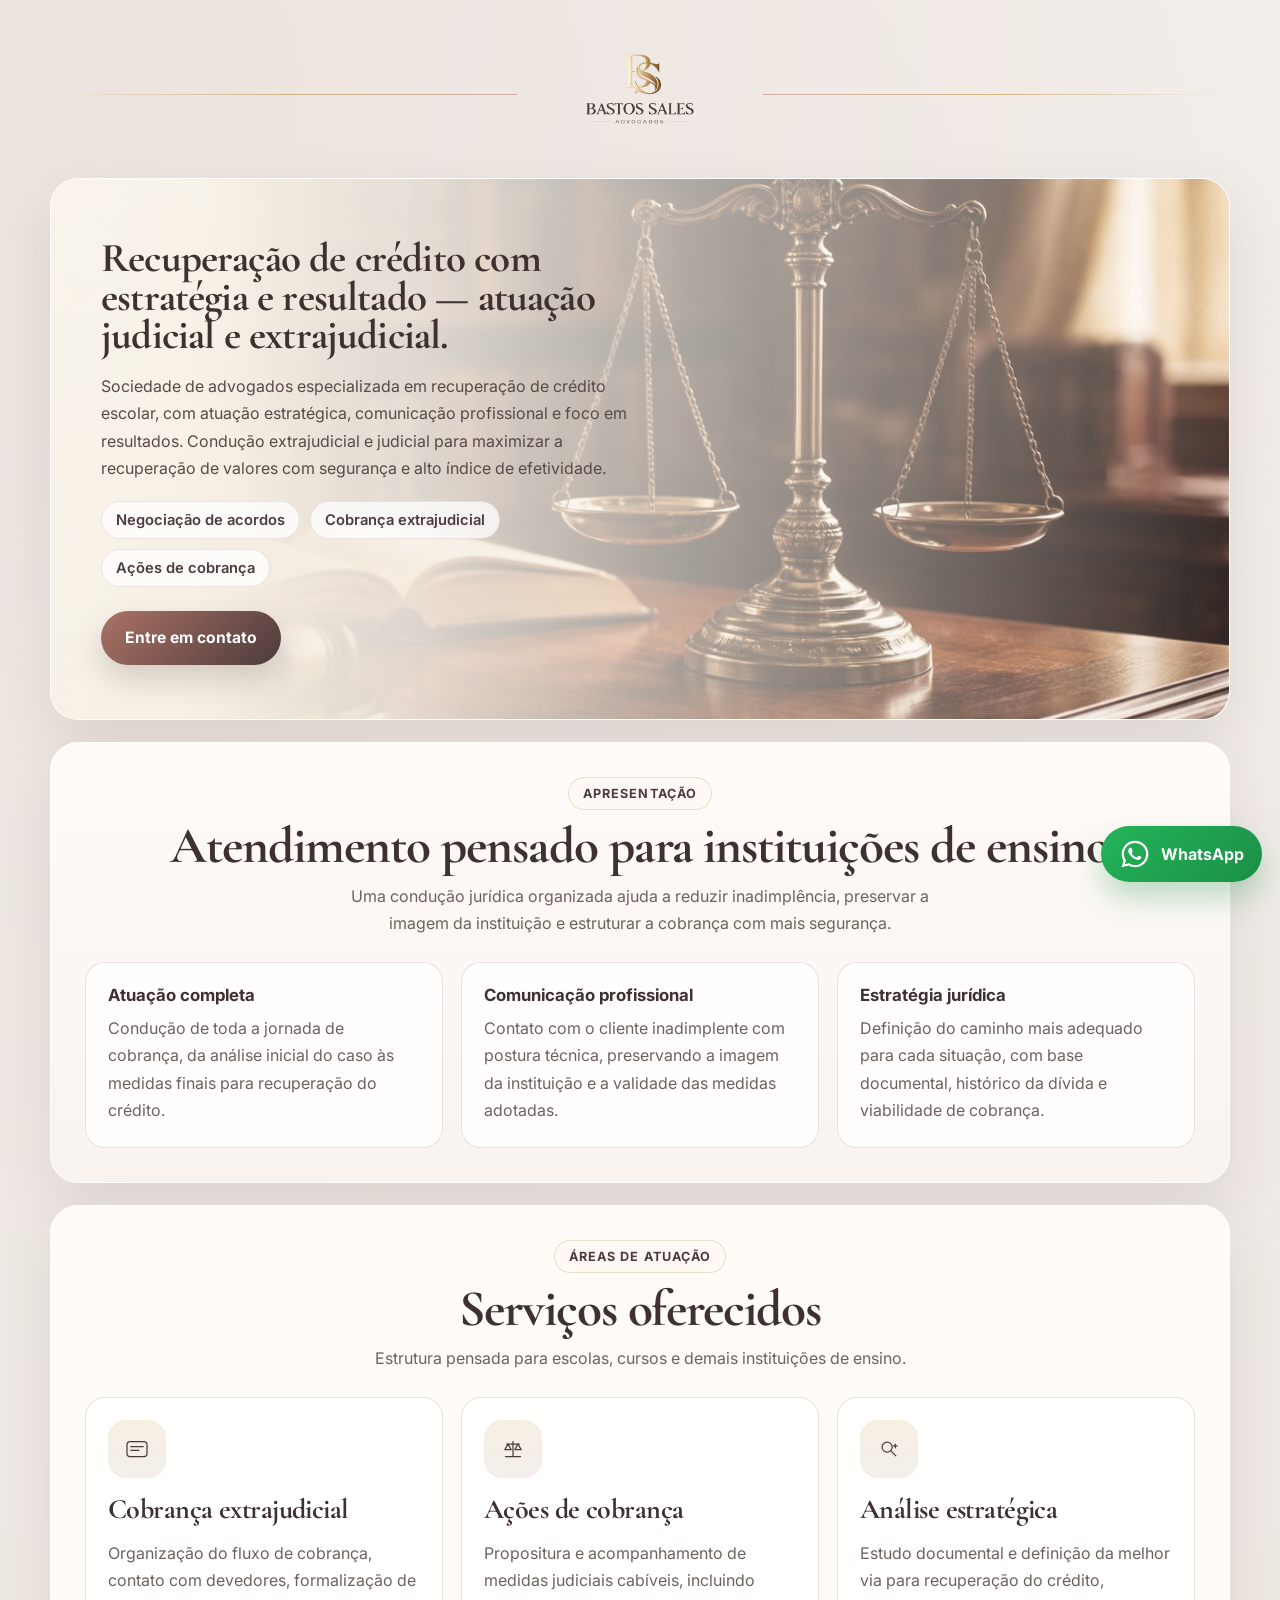
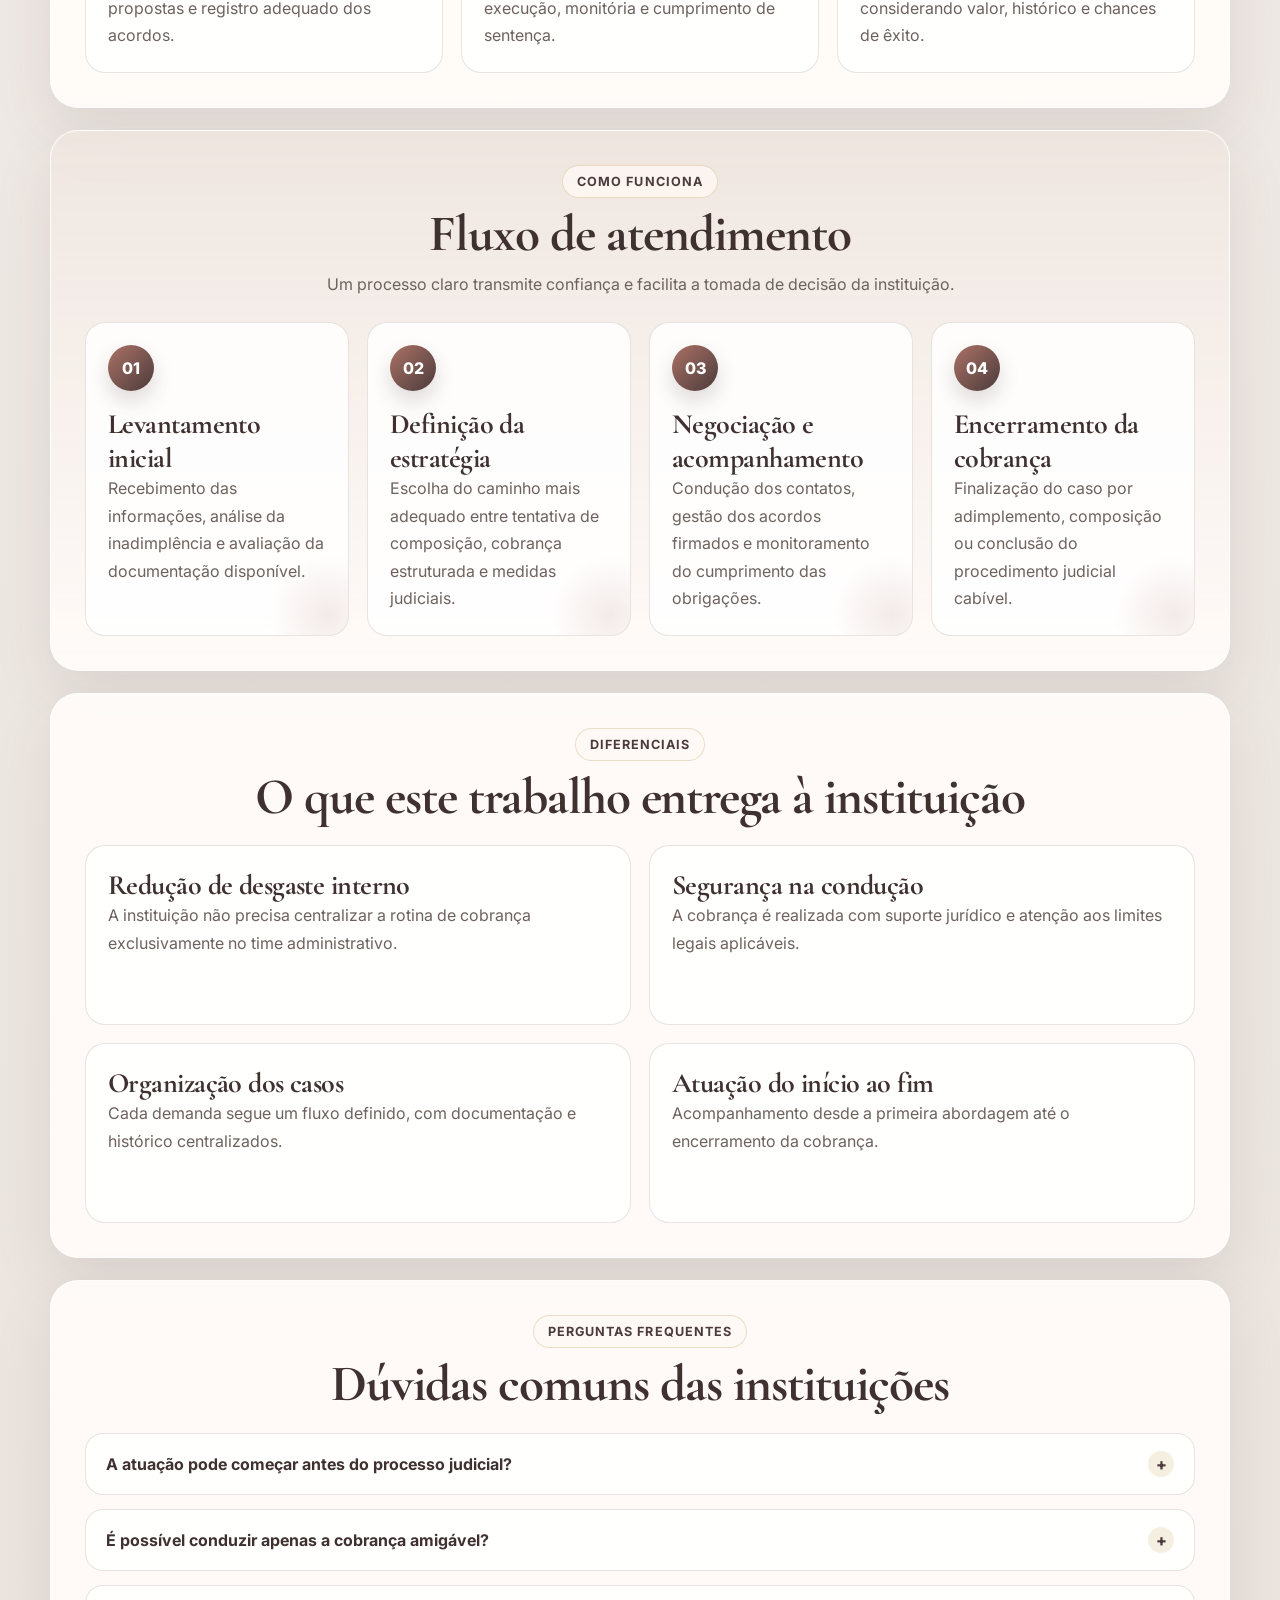
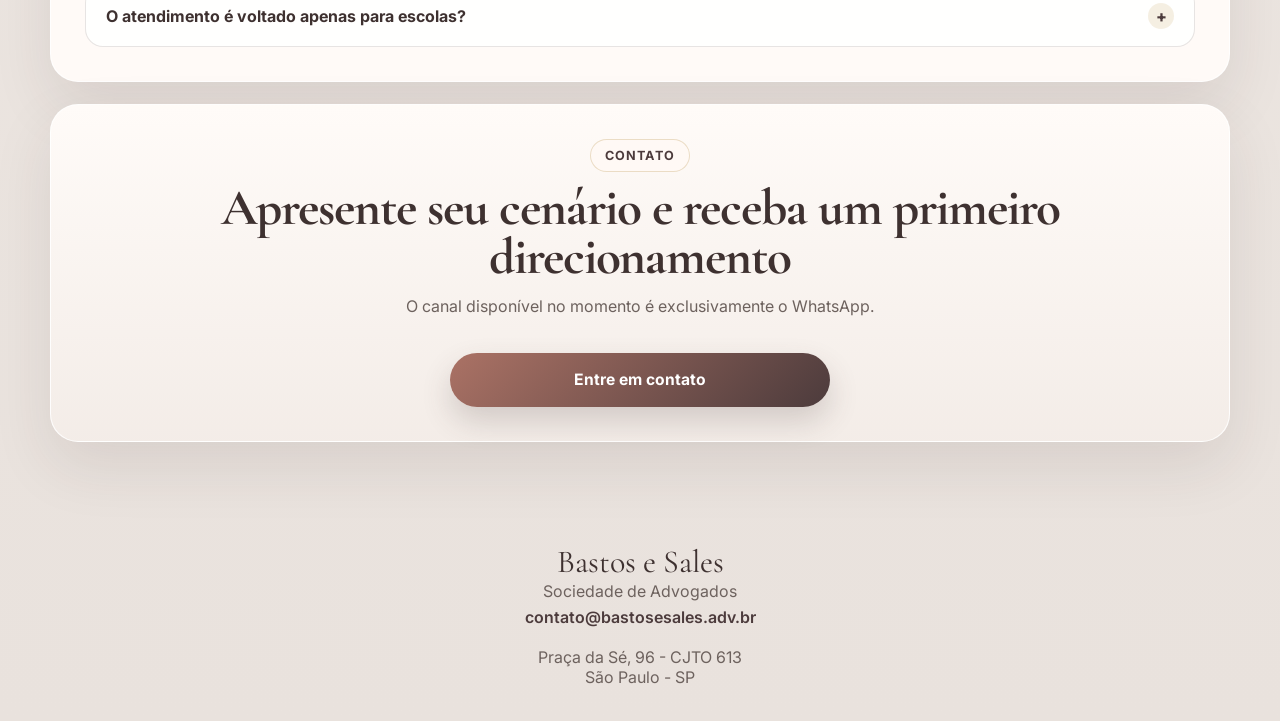
<file: index.html>
<!DOCTYPE html>
<html lang="pt-BR">
<head>
    <meta charset="UTF-8" />
    <meta name="viewport" content="width=device-width, initial-scale=1.0" />
    <title>Bastos e Sales | Recuperação de Crédito Escolar</title>
    <link rel="icon" type="image/x-icon" href="favicon.jpg">
    <meta
        name="description"
        content="Bastos e Sales - atuação jurídica em recuperação de crédito de mensalidades escolares, da negociação ao encerramento das ações de cobrança."
    />
    <link rel="preconnect" href="https://fonts.googleapis.com" />
    <link rel="preconnect" href="https://fonts.gstatic.com" crossorigin />
    <link
        href="https://fonts.googleapis.com/css2?family=Cormorant+Garamond:wght@500;600;700&family=Inter:wght@400;500;600;700&display=swap"
        rel="stylesheet"
    />
    <link rel="stylesheet" href="./bastos-e-sales.css" />
</head>
<body>
    <a
        class="whatsapp-float"
        href="https://wa.me/5511936213525?text=Olá Bastos e Sales, gostaria de agendar um horário para conversarmos."
        target="_blank"
        rel="noopener noreferrer"
        aria-label="Falar no WhatsApp"
    >
        <span class="icon-whatsapp" aria-hidden="true">
            <svg viewBox="0 0 24 24" role="img" focusable="false">
                <path
                    d="M19.05 4.94A9.93 9.93 0 0 0 12 2C6.48 2 2 6.48 2 12c0 1.76.46 3.48 1.34 5L2 22l5.17-1.31A9.95 9.95 0 0 0 12 22c5.52 0 10-4.48 10-10 0-2.67-1.04-5.18-2.95-7.06Zm-7.05 15.4a8.3 8.3 0 0 1-4.23-1.16l-.3-.18-3.07.78.82-2.99-.2-.31A8.34 8.34 0 0 1 3.66 12c0-4.6 3.74-8.34 8.34-8.34 2.23 0 4.32.87 5.9 2.45A8.28 8.28 0 0 1 20.34 12c0 4.6-3.74 8.34-8.34 8.34Zm4.57-6.23c-.25-.12-1.49-.73-1.72-.82-.23-.08-.4-.12-.57.13-.16.25-.65.81-.79.98-.15.16-.29.19-.54.06a6.8 6.8 0 0 1-2-1.23 7.49 7.49 0 0 1-1.39-1.73c-.15-.25-.01-.38.11-.5.11-.11.25-.29.37-.44.12-.15.16-.25.25-.42.08-.16.04-.31-.02-.44-.07-.12-.57-1.37-.78-1.88-.21-.5-.42-.43-.57-.43h-.48c-.16 0-.42.06-.64.31-.22.25-.84.82-.84 2 0 1.18.86 2.32.98 2.48.12.17 1.68 2.56 4.06 3.58.57.25 1.01.4 1.36.51.57.18 1.08.15 1.49.09.45-.07 1.49-.61 1.69-1.2.21-.59.21-1.09.15-1.2-.06-.11-.22-.17-.47-.29Z"
                />
            </svg>
        </span>
        <span>WhatsApp</span>
    </a>

    <main class="page-shell">
        <header class="brand-header" aria-label="Cabeçalho institucional Bastos e Sales">
            <span class="brand-line" aria-hidden="true"></span>
            <div class="brand-lockup">
                <img
                    class="brand-logo"
                    src="./logo.png"
                    alt="Bastos e Sales Advogados"
                />
            </div>
            <span class="brand-line" aria-hidden="true"></span>
        </header>

        <section class="hero-card">
            <div class="hero-banner" aria-label="Banner principal com apresentação de Bastos e Sales">
                <div class="hero-content">
                                        <h1>Recuperação de crédito com estratégia e resultado — atuação judicial e extrajudicial.</h1>
                    <p class="hero-text">
                        Sociedade de advogados especializada em recuperação de crédito escolar, com atuação estratégica,
                        comunicação profissional e foco em resultados. Condução extrajudicial e judicial para maximizar a
                        recuperação de valores com segurança e alto índice de efetividade.
                    </p>
                    <div class="hero-points" aria-label="Diferenciais principais">
                        <span>Negociação de acordos</span>
                        <span>Cobrança extrajudicial</span>
                        <span>Ações de cobrança</span>
                    </div>
                    <div class="hero-actions">
                        <a
                            class="btn btn-primary"
                            href="https://wa.me/5511936213525?text=Olá Bastos e Sales, gostaria de agendar um horário para conversarmos."
                            target="_blank"
                            rel="noopener noreferrer"
                        >
                            Entre em contato
                        </a>
                    </div>
                </div>
            </div>
        </section>

        <section class="section-card intro-card">
            <div class="section-header section-header-center">
                <span class="section-kicker">Apresentação</span>
                <h2>Atendimento pensado para instituições de ensino</h2>
                <p>
                    Uma condução jurídica organizada ajuda a reduzir inadimplência, preservar a imagem da instituição e estruturar a cobrança com mais segurança.
                </p>
            </div>
            <div class="intro-grid">
                <article>
                    <strong>Atuação completa</strong>
                    <p>
                        Condução de toda a jornada de cobrança, da análise inicial do caso às medidas finais para recuperação do crédito.
                    </p>
                </article>
                <article>
                    <strong>Comunicação profissional</strong>
                    <p>
                        Contato com o cliente inadimplente com postura técnica, preservando a imagem da instituição e a validade das medidas adotadas.
                    </p>
                </article>
                <article>
                    <strong>Estratégia jurídica</strong>
                    <p>
                        Definição do caminho mais adequado para cada situação, com base documental, histórico da dívida e viabilidade de cobrança.
                    </p>
                </article>
            </div>
        </section>

        <section class="section-card">
            <div class="section-header section-header-center">
                <span class="section-kicker">Áreas de atuação</span>
                <h2>Serviços oferecidos</h2>
                <p>
                    Estrutura pensada para escolas, cursos e demais instituições de ensino.
                </p>
            </div>

            <div class="cards-grid">
                <article class="service-card">
                    <div class="service-icon" aria-hidden="true">
                        <svg viewBox="0 0 48 48">
                            <rect x="8" y="12" width="32" height="24" rx="5"></rect>
                            <path d="M14 20h20M14 26h13"></path>
                        </svg>
                    </div>
                    <h3>Cobrança extrajudicial</h3>
                    <p>
                        Organização do fluxo de cobrança, contato com devedores, formalização de propostas e registro adequado dos acordos.
                    </p>
                </article>

                <article class="service-card">
                    <div class="service-icon" aria-hidden="true">
                        <svg viewBox="0 0 48 48">
                            <path d="M12 36h24"></path>
                            <path d="M24 12v24"></path>
                            <path d="M14 16h20"></path>
                            <path d="M16 16l-5 9h10l-5-9Zm16 0-5 9h10l-5-9Z"></path>
                        </svg>
                    </div>
                    <h3>Ações de cobrança</h3>
                    <p>
                        Propositura e acompanhamento de medidas judiciais cabíveis, incluindo execução, monitória e cumprimento de sentença.
                    </p>
                </article>

                <article class="service-card">
                    <div class="service-icon" aria-hidden="true">
                        <svg viewBox="0 0 48 48">
                            <circle cx="21" cy="21" r="8"></circle>
                            <path d="m27 27 8 8"></path>
                            <path d="M34 16v6M31 19h6"></path>
                        </svg>
                    </div>
                    <h3>Análise estratégica</h3>
                    <p>
                        Estudo documental e definição da melhor via para recuperação do crédito, considerando valor, histórico e chances de êxito.
                    </p>
                </article>
            </div>
        </section>

        <section class="section-card soft-section">
            <div class="section-header section-header-center">
                <span class="section-kicker">Como funciona</span>
                <h2>Fluxo de atendimento</h2>
                <p>
                    Um processo claro transmite confiança e facilita a tomada de decisão da instituição.
                </p>
            </div>

            <div class="steps-grid">
                <article class="step-card">
                    <span class="step-number">01</span>
                    <h3>Levantamento inicial</h3>
                    <p>
                        Recebimento das informações, análise da inadimplência e avaliação da documentação disponível.
                    </p>
                </article>

                <article class="step-card">
                    <span class="step-number">02</span>
                    <h3>Definição da estratégia</h3>
                    <p>
                        Escolha do caminho mais adequado entre tentativa de composição, cobrança estruturada e medidas judiciais.
                    </p>
                </article>

                <article class="step-card">
                    <span class="step-number">03</span>
                    <h3>Negociação e acompanhamento</h3>
                    <p>
                        Condução dos contatos, gestão dos acordos firmados e monitoramento do cumprimento das obrigações.
                    </p>
                </article>

                <article class="step-card">
                    <span class="step-number">04</span>
                    <h3>Encerramento da cobrança</h3>
                    <p>
                        Finalização do caso por adimplemento, composição ou conclusão do procedimento judicial cabível.
                    </p>
                </article>
            </div>
        </section>

        <section class="section-card">
            <div class="section-header section-header-center">
                <span class="section-kicker">Diferenciais</span>
                <h2>O que este trabalho entrega à instituição</h2>
            </div>

            <div class="benefits-grid">
                <article class="benefit-card">
                    <h3>Redução de desgaste interno</h3>
                    <p>
                        A instituição não precisa centralizar a rotina de cobrança exclusivamente no time administrativo.
                    </p>
                </article>
                <article class="benefit-card">
                    <h3>Segurança na condução</h3>
                    <p>
                        A cobrança é realizada com suporte jurídico e atenção aos limites legais aplicáveis.
                    </p>
                </article>
                <article class="benefit-card">
                    <h3>Organização dos casos</h3>
                    <p>
                        Cada demanda segue um fluxo definido, com documentação e histórico centralizados.
                    </p>
                </article>
                <article class="benefit-card">
                    <h3>Atuação do início ao fim</h3>
                    <p>
                        Acompanhamento desde a primeira abordagem até o encerramento da cobrança.
                    </p>
                </article>
            </div>
        </section>

        <section class="section-card faq-card">
            <div class="section-header section-header-center">
                <span class="section-kicker">Perguntas frequentes</span>
                <h2>Dúvidas comuns das instituições</h2>
            </div>

            <div class="faq-list">
                <details>
                    <summary>A atuação pode começar antes do processo judicial?</summary>
                    <p>
                        Sim. O trabalho pode iniciar pela fase extrajudicial, com análise da dívida, comunicação com o devedor e estruturação de acordos antes da judicialização.
                    </p>
                </details>
                <details>
                    <summary>É possível conduzir apenas a cobrança amigável?</summary>
                    <p>
                        Sim. A estratégia pode ser ajustada conforme a necessidade da instituição e o perfil da carteira.
                    </p>
                </details>
                <details>
                    <summary>O atendimento é voltado apenas para escolas?</summary>
                    <p>
                        O foco principal desta apresentação está nas instituições de ensino e na recuperação de mensalidades.
                    </p>
                </details>
            </div>
        </section>

        <section class="section-card cta-card">
            <div class="section-header section-header-center">
                <span class="section-kicker">Contato</span>
                <h2>Apresente seu cenário e receba um primeiro direcionamento</h2>
                <p>
                    O canal disponível no momento é exclusivamente o WhatsApp.
                </p>
            </div>
            <a
                class="btn btn-primary btn-large"
                href="https://wa.me/5511936213525?text=Olá Bastos e Sales, gostaria de agendar um horário para conversarmos."
                target="_blank"
                rel="noopener noreferrer"
            >
                Entre em contato
            </a>
        </section>
    </main>

    <footer class="site-footer">
        <p>Bastos e Sales</p>
        <span>Sociedade de Advogados</span>
        <div>contato@bastosesales.adv.br</div>
        <span class="footer-address">
            Praça da Sé, 96 - CJTO 613
            São Paulo - SP
        </span>
    </footer>
</body>
</html>
</file>
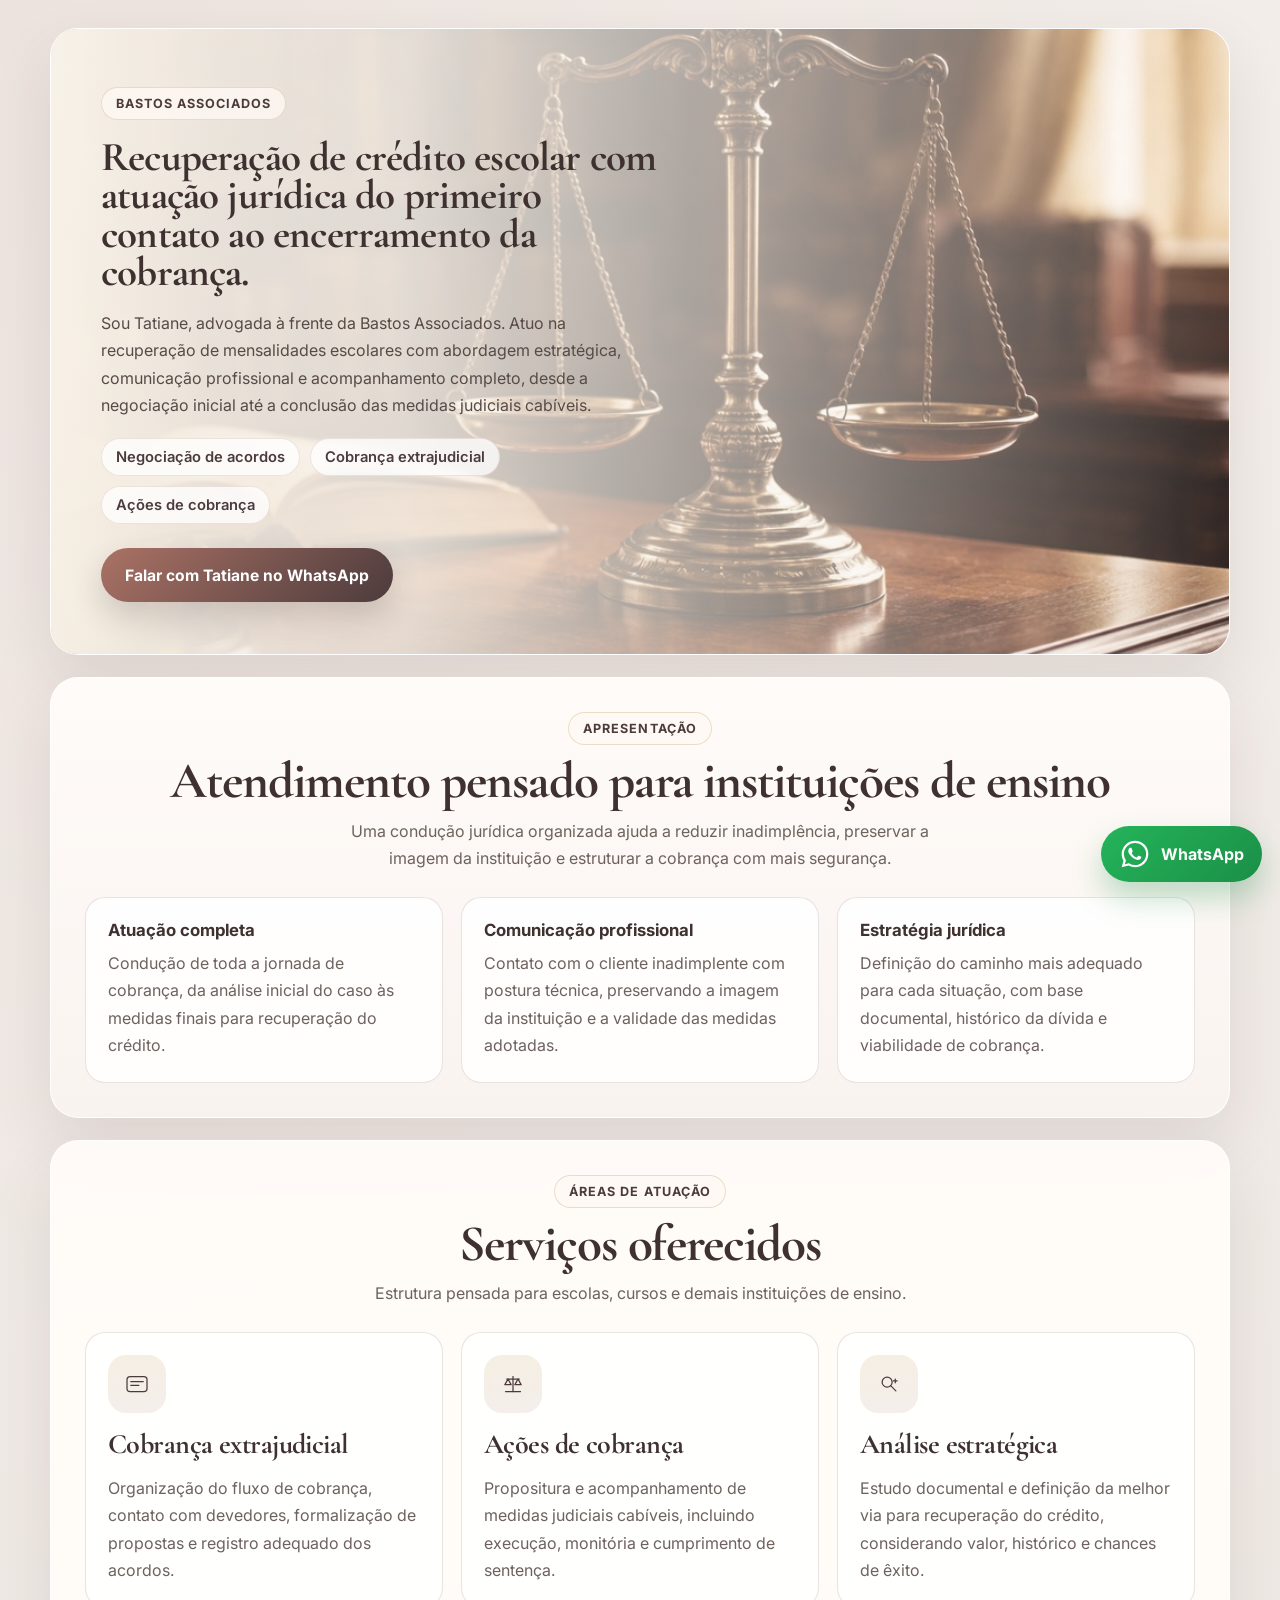
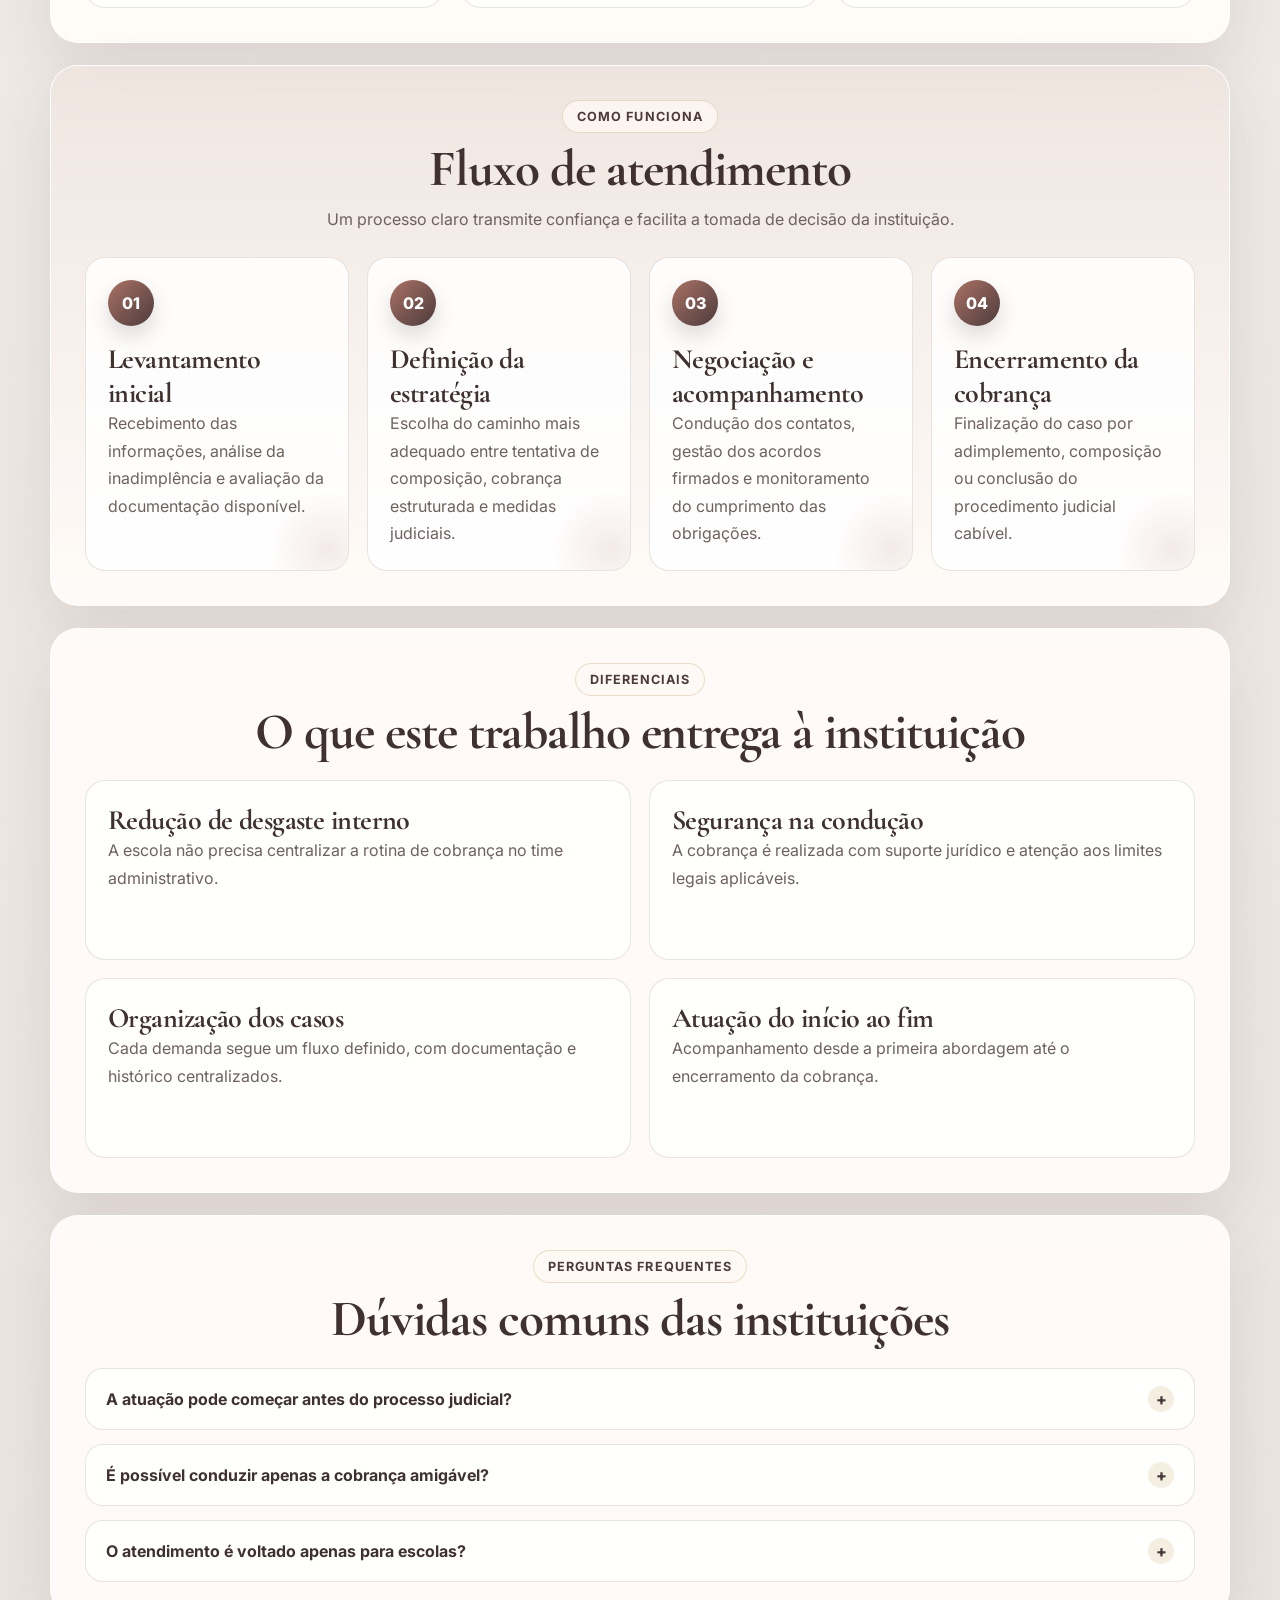
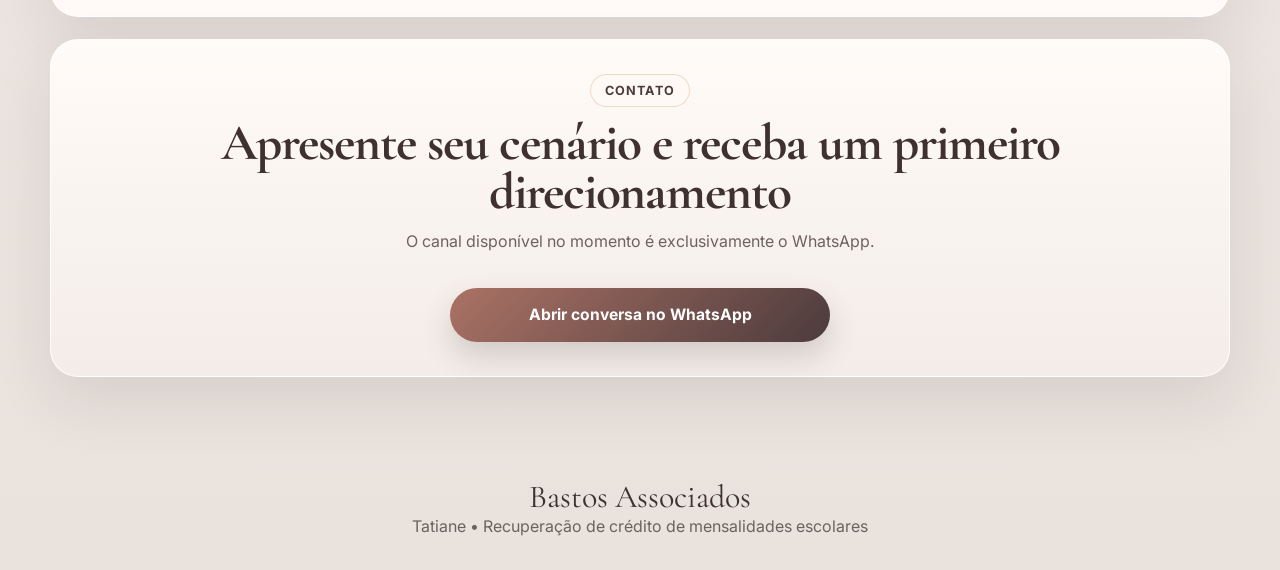
<file: bastos-associados.html>
<!DOCTYPE html>
<html lang="pt-BR">
<head>
    <meta charset="UTF-8" />
    <meta name="viewport" content="width=device-width, initial-scale=1.0" />
    <title>Bastos Associados | Recuperação de Crédito Escolar</title>
    <meta
        name="description"
        content="Bastos Associados - atuação jurídica em recuperação de crédito de mensalidades escolares, da negociação ao encerramento das ações de cobrança."
    />
    <link rel="preconnect" href="https://fonts.googleapis.com" />
    <link rel="preconnect" href="https://fonts.gstatic.com" crossorigin />
    <link
        href="https://fonts.googleapis.com/css2?family=Cormorant+Garamond:wght@500;600;700&family=Inter:wght@400;500;600;700&display=swap"
        rel="stylesheet"
    />
    <link rel="stylesheet" href="./bastos-associados.css" />
</head>
<body>
    <a
        class="whatsapp-float"
        href="https://wa.me/5511997700082?text=Olá Tatiane, gostaria de agendar um horário para conversarmos."
        target="_blank"
        rel="noopener noreferrer"
        aria-label="Falar no WhatsApp"
    >
        <span class="icon-whatsapp" aria-hidden="true">
            <svg viewBox="0 0 24 24" role="img" focusable="false">
                <path
                    d="M19.05 4.94A9.93 9.93 0 0 0 12 2C6.48 2 2 6.48 2 12c0 1.76.46 3.48 1.34 5L2 22l5.17-1.31A9.95 9.95 0 0 0 12 22c5.52 0 10-4.48 10-10 0-2.67-1.04-5.18-2.95-7.06Zm-7.05 15.4a8.3 8.3 0 0 1-4.23-1.16l-.3-.18-3.07.78.82-2.99-.2-.31A8.34 8.34 0 0 1 3.66 12c0-4.6 3.74-8.34 8.34-8.34 2.23 0 4.32.87 5.9 2.45A8.28 8.28 0 0 1 20.34 12c0 4.6-3.74 8.34-8.34 8.34Zm4.57-6.23c-.25-.12-1.49-.73-1.72-.82-.23-.08-.4-.12-.57.13-.16.25-.65.81-.79.98-.15.16-.29.19-.54.06a6.8 6.8 0 0 1-2-1.23 7.49 7.49 0 0 1-1.39-1.73c-.15-.25-.01-.38.11-.5.11-.11.25-.29.37-.44.12-.15.16-.25.25-.42.08-.16.04-.31-.02-.44-.07-.12-.57-1.37-.78-1.88-.21-.5-.42-.43-.57-.43h-.48c-.16 0-.42.06-.64.31-.22.25-.84.82-.84 2 0 1.18.86 2.32.98 2.48.12.17 1.68 2.56 4.06 3.58.57.25 1.01.4 1.36.51.57.18 1.08.15 1.49.09.45-.07 1.49-.61 1.69-1.2.21-.59.21-1.09.15-1.2-.06-.11-.22-.17-.47-.29Z"
                />
            </svg>
        </span>
        <span>WhatsApp</span>
    </a>

    <main class="page-shell">
        <section class="hero-card">
            <div class="hero-banner" aria-label="Banner principal com apresentação de Tatiane Bastos">
                <div class="hero-content">
                    <span class="eyebrow">Bastos Associados</span>
                    <h1>Recuperação de crédito escolar com atuação jurídica do primeiro contato ao encerramento da cobrança.</h1>
                    <p class="hero-text">
                        Sou Tatiane, advogada à frente da Bastos Associados. Atuo na recuperação de mensalidades escolares com abordagem estratégica,
                        comunicação profissional e acompanhamento completo, desde a negociação inicial até a conclusão das medidas judiciais cabíveis.
                    </p>
                    <div class="hero-points" aria-label="Diferenciais principais">
                        <span>Negociação de acordos</span>
                        <span>Cobrança extrajudicial</span>
                        <span>Ações de cobrança</span>
                    </div>
                    <div class="hero-actions">
                        <a
                            class="btn btn-primary"
                            href="https://wa.me/5511997700082?text=Olá Tatiane, gostaria de agendar um horário para conversarmos."
                            target="_blank"
                            rel="noopener noreferrer"
                        >
                            Falar com Tatiane no WhatsApp
                        </a>
                    </div>
                </div>
            </div>
        </section>

        <section class="section-card intro-card">
            <div class="section-header section-header-center">
                <span class="section-kicker">Apresentação</span>
                <h2>Atendimento pensado para instituições de ensino</h2>
                <p>
                    Uma condução jurídica organizada ajuda a reduzir inadimplência, preservar a imagem da instituição e estruturar a cobrança com mais segurança.
                </p>
            </div>
            <div class="intro-grid">
                <article>
                    <strong>Atuação completa</strong>
                    <p>
                        Condução de toda a jornada de cobrança, da análise inicial do caso às medidas finais para recuperação do crédito.
                    </p>
                </article>
                <article>
                    <strong>Comunicação profissional</strong>
                    <p>
                        Contato com o cliente inadimplente com postura técnica, preservando a imagem da instituição e a validade das medidas adotadas.
                    </p>
                </article>
                <article>
                    <strong>Estratégia jurídica</strong>
                    <p>
                        Definição do caminho mais adequado para cada situação, com base documental, histórico da dívida e viabilidade de cobrança.
                    </p>
                </article>
            </div>
        </section>

        <section class="section-card">
            <div class="section-header section-header-center">
                <span class="section-kicker">Áreas de atuação</span>
                <h2>Serviços oferecidos</h2>
                <p>
                    Estrutura pensada para escolas, cursos e demais instituições de ensino.
                </p>
            </div>

            <div class="cards-grid">
                <article class="service-card">
                    <div class="service-icon" aria-hidden="true">
                        <svg viewBox="0 0 48 48">
                            <rect x="8" y="12" width="32" height="24" rx="5"></rect>
                            <path d="M14 20h20M14 26h13"></path>
                        </svg>
                    </div>
                    <h3>Cobrança extrajudicial</h3>
                    <p>
                        Organização do fluxo de cobrança, contato com devedores, formalização de propostas e registro adequado dos acordos.
                    </p>
                </article>

                <article class="service-card">
                    <div class="service-icon" aria-hidden="true">
                        <svg viewBox="0 0 48 48">
                            <path d="M12 36h24"></path>
                            <path d="M24 12v24"></path>
                            <path d="M14 16h20"></path>
                            <path d="M16 16l-5 9h10l-5-9Zm16 0-5 9h10l-5-9Z"></path>
                        </svg>
                    </div>
                    <h3>Ações de cobrança</h3>
                    <p>
                        Propositura e acompanhamento de medidas judiciais cabíveis, incluindo execução, monitória e cumprimento de sentença.
                    </p>
                </article>

                <article class="service-card">
                    <div class="service-icon" aria-hidden="true">
                        <svg viewBox="0 0 48 48">
                            <circle cx="21" cy="21" r="8"></circle>
                            <path d="m27 27 8 8"></path>
                            <path d="M34 16v6M31 19h6"></path>
                        </svg>
                    </div>
                    <h3>Análise estratégica</h3>
                    <p>
                        Estudo documental e definição da melhor via para recuperação do crédito, considerando valor, histórico e chances de êxito.
                    </p>
                </article>
            </div>
        </section>

        <section class="section-card soft-section">
            <div class="section-header section-header-center">
                <span class="section-kicker">Como funciona</span>
                <h2>Fluxo de atendimento</h2>
                <p>
                    Um processo claro transmite confiança e facilita a tomada de decisão da instituição.
                </p>
            </div>

            <div class="steps-grid">
                <article class="step-card">
                    <span class="step-number">01</span>
                    <h3>Levantamento inicial</h3>
                    <p>
                        Recebimento das informações, análise da inadimplência e avaliação da documentação disponível.
                    </p>
                </article>

                <article class="step-card">
                    <span class="step-number">02</span>
                    <h3>Definição da estratégia</h3>
                    <p>
                        Escolha do caminho mais adequado entre tentativa de composição, cobrança estruturada e medidas judiciais.
                    </p>
                </article>

                <article class="step-card">
                    <span class="step-number">03</span>
                    <h3>Negociação e acompanhamento</h3>
                    <p>
                        Condução dos contatos, gestão dos acordos firmados e monitoramento do cumprimento das obrigações.
                    </p>
                </article>

                <article class="step-card">
                    <span class="step-number">04</span>
                    <h3>Encerramento da cobrança</h3>
                    <p>
                        Finalização do caso por adimplemento, composição ou conclusão do procedimento judicial cabível.
                    </p>
                </article>
            </div>
        </section>

        <section class="section-card">
            <div class="section-header section-header-center">
                <span class="section-kicker">Diferenciais</span>
                <h2>O que este trabalho entrega à instituição</h2>
            </div>

            <div class="benefits-grid">
                <article class="benefit-card">
                    <h3>Redução de desgaste interno</h3>
                    <p>
                        A escola não precisa centralizar a rotina de cobrança no time administrativo.
                    </p>
                </article>
                <article class="benefit-card">
                    <h3>Segurança na condução</h3>
                    <p>
                        A cobrança é realizada com suporte jurídico e atenção aos limites legais aplicáveis.
                    </p>
                </article>
                <article class="benefit-card">
                    <h3>Organização dos casos</h3>
                    <p>
                        Cada demanda segue um fluxo definido, com documentação e histórico centralizados.
                    </p>
                </article>
                <article class="benefit-card">
                    <h3>Atuação do início ao fim</h3>
                    <p>
                        Acompanhamento desde a primeira abordagem até o encerramento da cobrança.
                    </p>
                </article>
            </div>
        </section>

        <section class="section-card faq-card">
            <div class="section-header section-header-center">
                <span class="section-kicker">Perguntas frequentes</span>
                <h2>Dúvidas comuns das instituições</h2>
            </div>

            <div class="faq-list">
                <details>
                    <summary>A atuação pode começar antes do processo judicial?</summary>
                    <p>
                        Sim. O trabalho pode iniciar pela fase extrajudicial, com análise da dívida, comunicação com o devedor e estruturação de acordos antes da judicialização.
                    </p>
                </details>
                <details>
                    <summary>É possível conduzir apenas a cobrança amigável?</summary>
                    <p>
                        Sim. A estratégia pode ser ajustada conforme a necessidade da instituição e o perfil da carteira.
                    </p>
                </details>
                <details>
                    <summary>O atendimento é voltado apenas para escolas?</summary>
                    <p>
                        O foco principal desta apresentação está nas instituições de ensino e na recuperação de mensalidades.
                    </p>
                </details>
            </div>
        </section>

        <section class="section-card cta-card">
            <div class="section-header section-header-center">
                <span class="section-kicker">Contato</span>
                <h2>Apresente seu cenário e receba um primeiro direcionamento</h2>
                <p>
                    O canal disponível no momento é exclusivamente o WhatsApp.
                </p>
            </div>
            <a
                class="btn btn-primary btn-large"
                href="https://wa.me/5511997700082?text=Olá Tatiane, gostaria de agendar um horário para conversarmos."
                target="_blank"
                rel="noopener noreferrer"
            >
                Abrir conversa no WhatsApp
            </a>
        </section>
    </main>

    <footer class="site-footer">
        <p>Bastos Associados</p>
        <span>Tatiane • Recuperação de crédito de mensalidades escolares</span>
    </footer>
</body>
</html>
</file>
<file: bastos-e-sales.css>
:root {
    --bg: #ebe6e2;
    --surface: rgba(255, 251, 248, 0.96);
    --surface-strong: #ffffff;
    --surface-soft: #efe5df;
    --text: #3e3130;
    --muted: #6d625e;
    --line: rgba(121, 107, 100, 0.18);
    --primary: #ab7265;
    --primary-dark: #4c3b3c;
    --primary-soft: rgba(171, 114, 101, 0.14);
    --accent: #c5a567;
    --shadow: 0 24px 60px rgba(59, 42, 39, 0.1);
    --radius-xl: 28px;
    --radius-lg: 20px;
    --radius-md: 16px;
    --container: 1180px;
    --hero-image: url("./hero-banner.png");
}

* {
    box-sizing: border-box;
}

html {
    scroll-behavior: smooth;
}

body {
    margin: 0;
    font-family: 'Inter', system-ui, -apple-system, BlinkMacSystemFont, 'Segoe UI', sans-serif;
    background:
        radial-gradient(circle at top left, rgba(171, 114, 101, 0.09), transparent 34%),
        linear-gradient(180deg, #f3eeea 0%, #e9e2dd 100%);
    color: var(--text);
}

img,
svg {
    display: block;
    max-width: 100%;
}

.page-shell {
    width: min(calc(100% - 32px), var(--container));
    margin: 0 auto;
    padding: 28px 0 100px;
}


.brand-header {
    display: grid;
    grid-template-columns: 1fr auto 1fr;
    align-items: center;
    gap: 24px;
    margin-bottom: 22px;
    padding: 6px 4px 2px;
}

.brand-line {
    height: 1px;
    background: linear-gradient(90deg, rgba(197, 165, 103, 0), rgba(197, 165, 103, 0.75), rgba(171, 114, 101, 0.45));
}

.brand-line:last-child {
    background: linear-gradient(90deg, rgba(171, 114, 101, 0.45), rgba(197, 165, 103, 0.75), rgba(197, 165, 103, 0));
}

.brand-lockup {
    display: flex;
    align-items: center;
    justify-content: center;
    padding: 0 8px;
}

.brand-logo {
    width: min(100%, 360px);
    max-height: 120px;
    object-fit: contain;
}

.hero-card,
.section-card {
    background: var(--surface);
    border: 1px solid rgba(255, 255, 255, 0.88);
    box-shadow: var(--shadow);
    border-radius: var(--radius-xl);
}

.hero-card {
    overflow: hidden;
}

.eyebrow,
.section-kicker {
    display: inline-flex;
    align-items: center;
    gap: 8px;
    width: fit-content;
    padding: 8px 14px;
    border-radius: 999px;
    background: rgba(255, 249, 245, 0.76);
    border: 1px solid rgba(197, 165, 103, 0.34);
    color: var(--primary-dark);
    font-size: 0.79rem;
    font-weight: 700;
    letter-spacing: 0.08em;
    text-transform: uppercase;
}

h1,
h2,
h3 {
    margin: 0;
    font-family: 'Cormorant Garamond', Georgia, serif;
    letter-spacing: -0.02em;
}

h1 {
    font-size: clamp(2.7rem, 5vw, 4.9rem);
    line-height: 0.94;
}

.hero-banner {
    position: relative;
    min-height: 540px;
    background-image:
        linear-gradient(90deg, rgba(247, 241, 232, 0.92) 0%, rgba(247, 241, 232, 0.88) 30%, rgba(247, 241, 232, 0.56) 60%, rgba(247, 241, 232, 0.08) 100%),
        var(--hero-image);
    background-size: cover;
    background-position: center right;
    display: flex;
    align-items: center;
}

.hero-banner::after {
    content: '';
    position: absolute;
    inset: 0;
    background: linear-gradient(180deg, rgba(255,255,255,0.18) 0%, rgba(255,255,255,0.04) 100%);
    pointer-events: none;
}

.hero-content {
    position: relative;
    z-index: 1;
    width: min(100%, 56%);
    padding: 58px 50px 52px;
    display: flex;
    flex-direction: column;
    gap: 18px;
}

.hero-content h1 {
    font-size: clamp(2.1rem, 3.2vw, 4rem);
}

.hero-text,
.section-header p,
.service-card p,
.step-card p,
.benefit-card p,
.faq-list p,
.intro-grid p {
    font-size: 1rem;
    line-height: 1.72;
    color: var(--muted);
    margin: 0;
}

.hero-text {
    max-width: 60ch;
    color: #574a47;
}

.hero-points {
    display: flex;
    flex-wrap: wrap;
    gap: 10px;
}

.hero-points span {
    display: inline-flex;
    align-items: center;
    min-height: 38px;
    padding: 8px 14px;
    border-radius: 999px;
    background: rgba(255, 255, 255, 0.76);
    border: 1px solid rgba(171, 114, 101, 0.18);
    color: var(--primary-dark);
    font-size: 0.92rem;
    font-weight: 600;
    backdrop-filter: blur(6px);
}

.hero-actions {
    display: flex;
    flex-wrap: wrap;
    gap: 14px;
    padding-top: 6px;
}

.btn {
    display: inline-flex;
    align-items: center;
    justify-content: center;
    min-height: 54px;
    padding: 14px 24px;
    border-radius: 999px;
    border: 0;
    text-decoration: none;
    font-weight: 700;
    font-size: 0.98rem;
    transition: transform 0.2s ease, box-shadow 0.2s ease, background 0.2s ease;
    cursor: pointer;
}

.btn:hover {
    transform: translateY(-2px);
}

.btn-primary {
    background: linear-gradient(135deg, var(--primary), var(--primary-dark));
    color: #fff;
    box-shadow: 0 14px 30px rgba(76, 59, 60, 0.2);
}

.btn-large {
    min-width: min(100%, 380px);
}

.section-card {
    margin-top: 22px;
    padding: 34px;
}

.intro-card {
    background: linear-gradient(180deg, rgba(255, 251, 248, 0.98), rgba(249, 243, 239, 0.98));
}

.soft-section {
    background: linear-gradient(180deg, rgba(239, 229, 223, 0.82), rgba(255, 251, 248, 0.98));
}

.section-header {
    display: flex;
    flex-direction: column;
    gap: 12px;
    margin-bottom: 24px;
}

.section-header-center {
    align-items: center;
    text-align: center;
}

.section-header h2 {
    font-size: clamp(2.1rem, 4vw, 3.4rem);
    line-height: 0.95;
}

.section-header p {
    max-width: 64ch;
}

.intro-grid,
.cards-grid,
.steps-grid,
.benefits-grid {
    display: grid;
    gap: 18px;
}

.intro-grid {
    grid-template-columns: repeat(3, minmax(0, 1fr));
}

.intro-grid article,
.service-card,
.step-card,
.benefit-card {
    background: rgba(255, 255, 255, 0.84);
    border: 1px solid var(--line);
    border-radius: var(--radius-lg);
    padding: 22px;
}

.intro-grid strong {
    display: block;
    margin-bottom: 10px;
    font-size: 1.05rem;
}

.cards-grid {
    grid-template-columns: repeat(3, minmax(0, 1fr));
}

.service-card {
    display: flex;
    flex-direction: column;
    gap: 14px;
}

.service-icon {
    width: 58px;
    height: 58px;
    display: inline-flex;
    align-items: center;
    justify-content: center;
    border-radius: 18px;
    background: linear-gradient(180deg, rgba(197, 165, 103, 0.18), rgba(171, 114, 101, 0.12));
}

.service-icon svg {
    width: 30px;
    height: 30px;
    fill: none;
    stroke: var(--primary-dark);
    stroke-width: 2;
    stroke-linecap: round;
    stroke-linejoin: round;
}

.service-card h3,
.step-card h3,
.benefit-card h3 {
    font-size: 1.75rem;
}

.steps-grid {
    grid-template-columns: repeat(4, minmax(0, 1fr));
}

.step-card {
    position: relative;
    overflow: hidden;
}

.step-card::after {
    content: '';
    position: absolute;
    inset: auto -40px -40px auto;
    width: 120px;
    height: 120px;
    border-radius: 999px;
    background: radial-gradient(circle, rgba(171, 114, 101, 0.14), transparent 70%);
}

.step-number {
    display: inline-flex;
    align-items: center;
    justify-content: center;
    width: 46px;
    height: 46px;
    border-radius: 50%;
    margin-bottom: 16px;
    font-weight: 800;
    color: #fff;
    background: linear-gradient(135deg, var(--primary), var(--primary-dark));
    box-shadow: 0 10px 20px rgba(76, 59, 60, 0.18);
}

.benefits-grid {
    grid-template-columns: repeat(2, minmax(0, 1fr));
}

.benefit-card {
    min-height: 180px;
}

.faq-list {
    display: grid;
    gap: 14px;
}

.faq-list details {
    border: 1px solid var(--line);
    border-radius: 18px;
    background: rgba(255, 255, 255, 0.88);
    padding: 0 20px;
    overflow: hidden;
}

.faq-list summary {
    list-style: none;
    cursor: pointer;
    padding: 20px 0;
    font-weight: 700;
    position: relative;
    padding-right: 34px;
}

.faq-list summary::-webkit-details-marker {
    display: none;
}

.faq-list summary::after {
    content: '+';
    position: absolute;
    right: 0;
    top: 50%;
    transform: translateY(-50%);
    width: 26px;
    height: 26px;
    border-radius: 50%;
    display: grid;
    place-items: center;
    color: var(--primary-dark);
    background: rgba(197, 165, 103, 0.18);
    font-size: 1rem;
    font-weight: 800;
}

.faq-list details[open] summary::after {
    content: '–';
}

.faq-list details p {
    padding: 0 0 20px;
}

.cta-card {
    display: flex;
    flex-direction: column;
    align-items: center;
    gap: 8px;
    background: linear-gradient(180deg, rgba(255, 251, 248, 0.98), rgba(243, 236, 231, 0.98));
}

.site-footer {
    width: min(calc(100% - 32px), var(--container));
    margin: 0 auto 34px;
    padding: 0 8px;
    text-align: center;
    color: var(--muted);
}

.site-footer p,
.site-footer span,
.site-footer div {
    margin: 0;
}

.site-footer p {
    font-family: 'Cormorant Garamond', Georgia, serif;
    font-size: 2rem;
    color: var(--text);
}

.site-footer div {
    margin-top: 6px;
    color: var(--primary-dark);
    font-weight: 600;
}

.footer-address {
    display: inline-block;
    margin-top: 6px;
    white-space: pre-line;
}

.whatsapp-float {
    position: fixed;
    right: 18px;
    bottom: 18px;
    z-index: 20;
    display: inline-flex;
    align-items: center;
    gap: 10px;
    padding: 12px 18px;
    border-radius: 999px;
    text-decoration: none;
    color: #fff;
    background: linear-gradient(135deg, #24b45a, #1b8f47);
    box-shadow: 0 16px 30px rgba(27, 143, 71, 0.28);
    font-weight: 700;
}

.icon-whatsapp {
    width: 32px;
    height: 32px;
}

.icon-whatsapp svg {
    width: 32px;
    height: 32px;
    fill: currentColor;
}

@media (max-width: 1100px) {
    .hero-banner {
        min-height: 520px;
        background-position: 82% center;
    }

    .hero-content {
        width: min(100%, 64%);
        padding: 40px 34px;
    }

    .cards-grid,
    .steps-grid {
        grid-template-columns: repeat(2, minmax(0, 1fr));
    }

    .intro-grid {
        grid-template-columns: 1fr;
    }
}

@media (max-width: 768px) {
    .page-shell {
        width: min(calc(100% - 20px), var(--container));
        padding-top: 10px;
        padding-bottom: 92px;
    }

    .brand-header {
        gap: 14px;
        margin-bottom: 16px;
    }

    .brand-logo {
        width: min(100%, 250px);
        max-height: 96px;
    }

    .hero-card,
    .section-card {
        padding: 22px;
        border-radius: 24px;
    }

    .hero-card {
        padding: 0;
    }

    .hero-banner {
        min-height: 480px;
        align-items: flex-end;
        background-image:
            linear-gradient(180deg, rgba(247, 241, 232, 0.1) 0%, rgba(247, 241, 232, 0.18) 0%, rgba(247, 241, 232, 0.78) 0%, rgba(247, 241, 232, 0.98) 100%),
            var(--hero-image);
        background-position: 72% top;
    }

    .hero-content {
        width: 100%;
        gap: 14px;
        padding: 28px 24px 30px;
    }

    .hero-content h1 {
        font-size: 28px;
        width: min(100%, 78%);
    }

    .hero-text {
        width: min(100%, 82%);
        margin-bottom: 10px;
    }

    h1 {
        font-size: clamp(2.4rem, 10vw, 3.4rem);
    }

    .section-header h2 {
        font-size: clamp(2rem, 8vw, 2.8rem);
    }

    .cards-grid,
    .steps-grid,
    .benefits-grid {
        grid-template-columns: 1fr;
    }

    .whatsapp-float {
        right: 12px;
        bottom: 12px;
        padding-inline: 16px;
    }
}

@media (max-width: 560px) {
    .brand-header {
        grid-template-columns: 1fr;
        gap: 10px;
        text-align: center;
    }

    .brand-line {
        width: 100%;
    }

    .brand-logo {
        width: min(100%, 220px);
        margin: 0 auto;
    }

    .hero-banner {
        min-height: 520px;
        background-position: 68% top;
    }

    .hero-points span {
        font-size: 0.85rem;
        min-height: 34px;
    }

    .btn,
    .btn-large {
        width: 100%;
    }

    .hero-content h1 {
        width: 100%;
    }

    .hero-text,
    .hero-points {
        width: 100%;
    }
}
</file>
<file: bastos-associados.css>
:root {
    --bg: #ebe6e2;
    --surface: rgba(255, 251, 248, 0.96);
    --surface-strong: #ffffff;
    --surface-soft: #efe5df;
    --text: #3e3130;
    --muted: #6d625e;
    --line: rgba(121, 107, 100, 0.18);
    --primary: #ab7265;
    --primary-dark: #4c3b3c;
    --primary-soft: rgba(171, 114, 101, 0.14);
    --accent: #c5a567;
    --shadow: 0 24px 60px rgba(59, 42, 39, 0.1);
    --radius-xl: 28px;
    --radius-lg: 20px;
    --radius-md: 16px;
    --container: 1180px;
    --hero-image: url("./hero-banner.png");
}

* {
    box-sizing: border-box;
}

html {
    scroll-behavior: smooth;
}

body {
    margin: 0;
    font-family: 'Inter', system-ui, -apple-system, BlinkMacSystemFont, 'Segoe UI', sans-serif;
    background:
        radial-gradient(circle at top left, rgba(171, 114, 101, 0.09), transparent 34%),
        linear-gradient(180deg, #f3eeea 0%, #e9e2dd 100%);
    color: var(--text);
}

img,
svg {
    display: block;
    max-width: 100%;
}

.page-shell {
    width: min(calc(100% - 32px), var(--container));
    margin: 0 auto;
    padding: 28px 0 100px;
}


.brand-header {
    display: grid;
    grid-template-columns: 1fr auto 1fr;
    align-items: center;
    gap: 24px;
    margin-bottom: 22px;
    padding: 6px 4px 2px;
}

.brand-line {
    height: 1px;
    background: linear-gradient(90deg, rgba(197, 165, 103, 0), rgba(197, 165, 103, 0.75), rgba(171, 114, 101, 0.45));
}

.brand-line:last-child {
    background: linear-gradient(90deg, rgba(171, 114, 101, 0.45), rgba(197, 165, 103, 0.75), rgba(197, 165, 103, 0));
}

.brand-lockup {
    display: flex;
    align-items: center;
    justify-content: center;
    padding: 0 8px;
}

.brand-logo {
    width: min(100%, 360px);
    max-height: 120px;
    object-fit: contain;
}

.hero-card,
.section-card {
    background: var(--surface);
    border: 1px solid rgba(255, 255, 255, 0.88);
    box-shadow: var(--shadow);
    border-radius: var(--radius-xl);
}

.hero-card {
    overflow: hidden;
}

.eyebrow,
.section-kicker {
    display: inline-flex;
    align-items: center;
    gap: 8px;
    width: fit-content;
    padding: 8px 14px;
    border-radius: 999px;
    background: rgba(255, 249, 245, 0.76);
    border: 1px solid rgba(197, 165, 103, 0.34);
    color: var(--primary-dark);
    font-size: 0.79rem;
    font-weight: 700;
    letter-spacing: 0.08em;
    text-transform: uppercase;
}

h1,
h2,
h3 {
    margin: 0;
    font-family: 'Cormorant Garamond', Georgia, serif;
    letter-spacing: -0.02em;
}

h1 {
    font-size: clamp(2.7rem, 5vw, 4.9rem);
    line-height: 0.94;
}

.hero-banner {
    position: relative;
    min-height: 540px;
    background-image:
        linear-gradient(90deg, rgba(247, 241, 232, 0.92) 0%, rgba(247, 241, 232, 0.88) 30%, rgba(247, 241, 232, 0.56) 60%, rgba(247, 241, 232, 0.08) 100%),
        var(--hero-image);
    background-size: cover;
    background-position: center right;
    display: flex;
    align-items: center;
}

.hero-banner::after {
    content: '';
    position: absolute;
    inset: 0;
    background: linear-gradient(180deg, rgba(255,255,255,0.18) 0%, rgba(255,255,255,0.04) 100%);
    pointer-events: none;
}

.hero-content {
    position: relative;
    z-index: 1;
    width: min(100%, 56%);
    padding: 58px 50px 52px;
    display: flex;
    flex-direction: column;
    gap: 18px;
}

.hero-content h1 {
    font-size: clamp(2.1rem, 3.2vw, 4rem);
}

.hero-text,
.section-header p,
.service-card p,
.step-card p,
.benefit-card p,
.faq-list p,
.intro-grid p {
    font-size: 1rem;
    line-height: 1.72;
    color: var(--muted);
    margin: 0;
}

.hero-text {
    max-width: 60ch;
    color: #574a47;
}

.hero-points {
    display: flex;
    flex-wrap: wrap;
    gap: 10px;
}

.hero-points span {
    display: inline-flex;
    align-items: center;
    min-height: 38px;
    padding: 8px 14px;
    border-radius: 999px;
    background: rgba(255, 255, 255, 0.76);
    border: 1px solid rgba(171, 114, 101, 0.18);
    color: var(--primary-dark);
    font-size: 0.92rem;
    font-weight: 600;
    backdrop-filter: blur(6px);
}

.hero-actions {
    display: flex;
    flex-wrap: wrap;
    gap: 14px;
    padding-top: 6px;
}

.btn {
    display: inline-flex;
    align-items: center;
    justify-content: center;
    min-height: 54px;
    padding: 14px 24px;
    border-radius: 999px;
    border: 0;
    text-decoration: none;
    font-weight: 700;
    font-size: 0.98rem;
    transition: transform 0.2s ease, box-shadow 0.2s ease, background 0.2s ease;
    cursor: pointer;
}

.btn:hover {
    transform: translateY(-2px);
}

.btn-primary {
    background: linear-gradient(135deg, var(--primary), var(--primary-dark));
    color: #fff;
    box-shadow: 0 14px 30px rgba(76, 59, 60, 0.2);
}

.btn-large {
    min-width: min(100%, 380px);
}

.section-card {
    margin-top: 22px;
    padding: 34px;
}

.intro-card {
    background: linear-gradient(180deg, rgba(255, 251, 248, 0.98), rgba(249, 243, 239, 0.98));
}

.soft-section {
    background: linear-gradient(180deg, rgba(239, 229, 223, 0.82), rgba(255, 251, 248, 0.98));
}

.section-header {
    display: flex;
    flex-direction: column;
    gap: 12px;
    margin-bottom: 24px;
}

.section-header-center {
    align-items: center;
    text-align: center;
}

.section-header h2 {
    font-size: clamp(2.1rem, 4vw, 3.4rem);
    line-height: 0.95;
}

.section-header p {
    max-width: 64ch;
}

.intro-grid,
.cards-grid,
.steps-grid,
.benefits-grid {
    display: grid;
    gap: 18px;
}

.intro-grid {
    grid-template-columns: repeat(3, minmax(0, 1fr));
}

.intro-grid article,
.service-card,
.step-card,
.benefit-card {
    background: rgba(255, 255, 255, 0.84);
    border: 1px solid var(--line);
    border-radius: var(--radius-lg);
    padding: 22px;
}

.intro-grid strong {
    display: block;
    margin-bottom: 10px;
    font-size: 1.05rem;
}

.cards-grid {
    grid-template-columns: repeat(3, minmax(0, 1fr));
}

.service-card {
    display: flex;
    flex-direction: column;
    gap: 14px;
}

.service-icon {
    width: 58px;
    height: 58px;
    display: inline-flex;
    align-items: center;
    justify-content: center;
    border-radius: 18px;
    background: linear-gradient(180deg, rgba(197, 165, 103, 0.18), rgba(171, 114, 101, 0.12));
}

.service-icon svg {
    width: 30px;
    height: 30px;
    fill: none;
    stroke: var(--primary-dark);
    stroke-width: 2;
    stroke-linecap: round;
    stroke-linejoin: round;
}

.service-card h3,
.step-card h3,
.benefit-card h3 {
    font-size: 1.75rem;
}

.steps-grid {
    grid-template-columns: repeat(4, minmax(0, 1fr));
}

.step-card {
    position: relative;
    overflow: hidden;
}

.step-card::after {
    content: '';
    position: absolute;
    inset: auto -40px -40px auto;
    width: 120px;
    height: 120px;
    border-radius: 999px;
    background: radial-gradient(circle, rgba(171, 114, 101, 0.14), transparent 70%);
}

.step-number {
    display: inline-flex;
    align-items: center;
    justify-content: center;
    width: 46px;
    height: 46px;
    border-radius: 50%;
    margin-bottom: 16px;
    font-weight: 800;
    color: #fff;
    background: linear-gradient(135deg, var(--primary), var(--primary-dark));
    box-shadow: 0 10px 20px rgba(76, 59, 60, 0.18);
}

.benefits-grid {
    grid-template-columns: repeat(2, minmax(0, 1fr));
}

.benefit-card {
    min-height: 180px;
}

.faq-list {
    display: grid;
    gap: 14px;
}

.faq-list details {
    border: 1px solid var(--line);
    border-radius: 18px;
    background: rgba(255, 255, 255, 0.88);
    padding: 0 20px;
    overflow: hidden;
}

.faq-list summary {
    list-style: none;
    cursor: pointer;
    padding: 20px 0;
    font-weight: 700;
    position: relative;
    padding-right: 34px;
}

.faq-list summary::-webkit-details-marker {
    display: none;
}

.faq-list summary::after {
    content: '+';
    position: absolute;
    right: 0;
    top: 50%;
    transform: translateY(-50%);
    width: 26px;
    height: 26px;
    border-radius: 50%;
    display: grid;
    place-items: center;
    color: var(--primary-dark);
    background: rgba(197, 165, 103, 0.18);
    font-size: 1rem;
    font-weight: 800;
}

.faq-list details[open] summary::after {
    content: '–';
}

.faq-list details p {
    padding: 0 0 20px;
}

.cta-card {
    display: flex;
    flex-direction: column;
    align-items: center;
    gap: 8px;
    background: linear-gradient(180deg, rgba(255, 251, 248, 0.98), rgba(243, 236, 231, 0.98));
}

.site-footer {
    width: min(calc(100% - 32px), var(--container));
    margin: 0 auto 34px;
    padding: 0 8px;
    text-align: center;
    color: var(--muted);
}

.site-footer p,
.site-footer span,
.site-footer div {
    margin: 0;
}

.site-footer p {
    font-family: 'Cormorant Garamond', Georgia, serif;
    font-size: 2rem;
    color: var(--text);
}

.site-footer div {
    margin-top: 6px;
    color: var(--primary-dark);
    font-weight: 600;
}

.footer-address {
    display: inline-block;
    margin-top: 6px;
    white-space: pre-line;
}

.whatsapp-float {
    position: fixed;
    right: 18px;
    bottom: 18px;
    z-index: 20;
    display: inline-flex;
    align-items: center;
    gap: 10px;
    padding: 12px 18px;
    border-radius: 999px;
    text-decoration: none;
    color: #fff;
    background: linear-gradient(135deg, #24b45a, #1b8f47);
    box-shadow: 0 16px 30px rgba(27, 143, 71, 0.28);
    font-weight: 700;
}

.icon-whatsapp {
    width: 32px;
    height: 32px;
}

.icon-whatsapp svg {
    width: 32px;
    height: 32px;
    fill: currentColor;
}

@media (max-width: 1100px) {
    .hero-banner {
        min-height: 520px;
        background-position: 82% center;
    }

    .hero-content {
        width: min(100%, 64%);
        padding: 40px 34px;
    }

    .cards-grid,
    .steps-grid {
        grid-template-columns: repeat(2, minmax(0, 1fr));
    }

    .intro-grid {
        grid-template-columns: 1fr;
    }
}

@media (max-width: 768px) {
    .page-shell {
        width: min(calc(100% - 20px), var(--container));
        padding-top: 10px;
        padding-bottom: 92px;
    }

    .brand-header {
        gap: 14px;
        margin-bottom: 16px;
    }

    .brand-logo {
        width: min(100%, 250px);
        max-height: 96px;
    }

    .hero-card,
    .section-card {
        padding: 22px;
        border-radius: 24px;
    }

    .hero-card {
        padding: 0;
    }

    .hero-banner {
        min-height: 480px;
        align-items: flex-end;
        background-image:
            linear-gradient(180deg, rgba(247, 241, 232, 0.1) 0%, rgba(247, 241, 232, 0.18) 0%, rgba(247, 241, 232, 0.78) 0%, rgba(247, 241, 232, 0.98) 100%),
            var(--hero-image);
        background-position: 72% top;
    }

    .hero-content {
        width: 100%;
        gap: 14px;
        padding: 28px 24px 30px;
    }

    .hero-content h1 {
        font-size: 28px;
        width: min(100%, 78%);
    }

    .hero-text {
        width: min(100%, 82%);
        margin-bottom: 10px;
    }

    h1 {
        font-size: clamp(2.4rem, 10vw, 3.4rem);
    }

    .section-header h2 {
        font-size: clamp(2rem, 8vw, 2.8rem);
    }

    .cards-grid,
    .steps-grid,
    .benefits-grid {
        grid-template-columns: 1fr;
    }

    .whatsapp-float {
        right: 12px;
        bottom: 12px;
        padding-inline: 16px;
    }
}

@media (max-width: 560px) {
    .brand-header {
        grid-template-columns: 1fr;
        gap: 10px;
        text-align: center;
    }

    .brand-line {
        width: 100%;
    }

    .brand-logo {
        width: min(100%, 220px);
        margin: 0 auto;
    }

    .hero-banner {
        min-height: 520px;
        background-position: 68% top;
    }

    .hero-points span {
        font-size: 0.85rem;
        min-height: 34px;
    }

    .btn,
    .btn-large {
        width: 100%;
    }

    .hero-content h1 {
        width: 100%;
    }

    .hero-text,
    .hero-points {
        width: 100%;
    }
}
</file>
